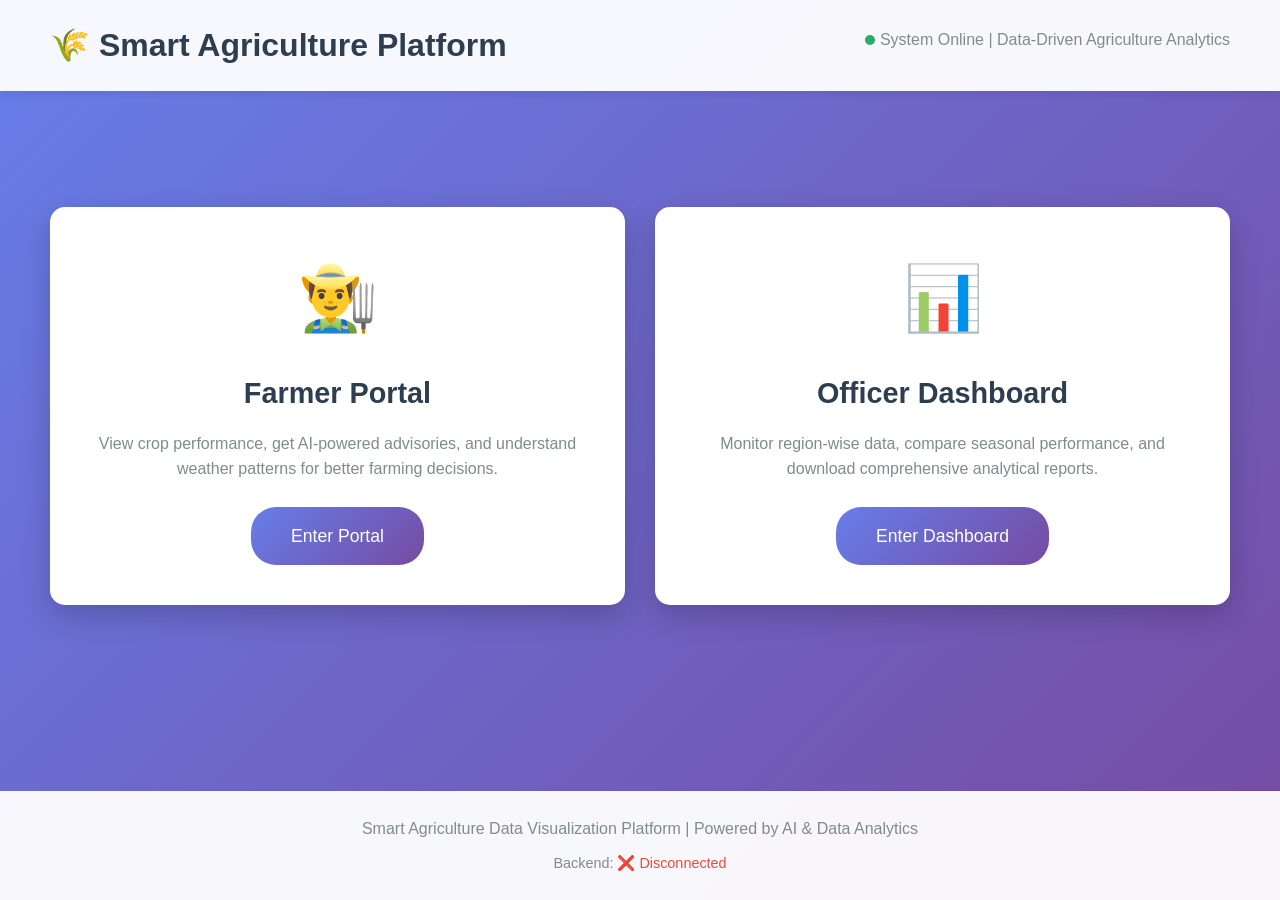
<file: frontend/index.html>
<!DOCTYPE html>
<html lang="en">
<head>
    <meta charset="UTF-8">
    <meta name="viewport" content="width=device-width, initial-scale=1.0">
    <title>Smart Agriculture Platform</title>
<link rel="stylesheet" href="style.css">
<script src="app.js"></script>
    <style>
        * {
            margin: 0;
            padding: 0;
            box-sizing: border-box;
        }

        body {
            font-family: 'Segoe UI', Tahoma, Geneva, Verdana, sans-serif;
            background: linear-gradient(135deg, #667eea 0%, #764ba2 100%);
            min-height: 100vh;
            display: flex;
            flex-direction: column;
        }

        .header {
            background: rgba(255, 255, 255, 0.95);
            padding: 20px 50px;
            box-shadow: 0 2px 10px rgba(0,0,0,0.1);
        }

        .header h1 {
            color: #2c3e50;
            font-size: 2em;
        }

        .header p {
            color: #7f8c8d;
            margin-top: 5px;
        }

        .container {
            flex: 1;
            display: flex;
            justify-content: center;
            align-items: center;
            padding: 50px;
        }

        .cards {
            display: grid;
            grid-template-columns: repeat(auto-fit, minmax(300px, 1fr));
            gap: 30px;
            max-width: 1200px;
            width: 100%;
        }

        .card {
            background: white;
            border-radius: 15px;
            padding: 40px;
            box-shadow: 0 10px 30px rgba(0,0,0,0.2);
            transition: transform 0.3s, box-shadow 0.3s;
            cursor: pointer;
            text-align: center;
        }

        .card:hover {
            transform: translateY(-10px);
            box-shadow: 0 15px 40px rgba(0,0,0,0.3);
        }

        .card-icon {
            font-size: 4em;
            margin-bottom: 20px;
        }

        .card h2 {
            color: #2c3e50;
            margin-bottom: 15px;
            font-size: 1.8em;
        }

        .card p {
            color: #7f8c8d;
            margin-bottom: 25px;
            line-height: 1.6;
        }

        .btn {
            background: linear-gradient(135deg, #667eea 0%, #764ba2 100%);
            color: white;
            border: none;
            padding: 15px 40px;
            border-radius: 25px;
            font-size: 1.1em;
            cursor: pointer;
            transition: transform 0.2s;
            text-decoration: none;
            display: inline-block;
        }

        .btn:hover {
            transform: scale(1.05);
        }

        .footer {
            background: rgba(255, 255, 255, 0.95);
            padding: 20px;
            text-align: center;
            color: #7f8c8d;
        }

        .status-indicator {
            display: inline-block;
            width: 10px;
            height: 10px;
            border-radius: 50%;
            background: #27ae60;
            margin-right: 5px;
            animation: pulse 2s infinite;
        }

        @keyframes pulse {
            0%, 100% { opacity: 1; }
            50% { opacity: 0.5; }
        }
    </style>
</head>
<body>
    <div class="header">
        <h1>🌾 Smart Agriculture Platform</h1>
        <p><span class="status-indicator"></span>System Online | Data-Driven Agriculture Analytics</p>
    </div>

    <div class="container">
        <div class="cards">
            <div class="card" onclick="window.location.href='farmer.html'">
                <div class="card-icon">👨‍🌾</div>
                <h2>Farmer Portal</h2>
                <p>View crop performance, get AI-powered advisories, and understand weather patterns for better farming decisions.</p>
                <a href="farmer.html" class="btn">Enter Portal</a>
            </div>

            <div class="card" onclick="window.location.href='officer.html'">
                <div class="card-icon">📊</div>
                <h2>Officer Dashboard</h2>
                <p>Monitor region-wise data, compare seasonal performance, and download comprehensive analytical reports.</p>
                <a href="officer.html" class="btn">Enter Dashboard</a>
            </div>
        </div>
    </div>

    <div class="footer">
        <p>Smart Agriculture Data Visualization Platform | Powered by AI & Data Analytics</p>
        <p style="margin-top: 10px; font-size: 0.9em;">Backend: <span id="backend-status">Checking...</span></p>
    </div>

    <script>
        // Check backend status
        async function checkBackend() {
            try {
                const response = await fetch('http://localhost:8007/');
                const data = await response.json();
                document.getElementById('backend-status').textContent = '✅ Connected (Port 8007)';
                document.getElementById('backend-status').style.color = '#27ae60';
            } catch (error) {
                document.getElementById('backend-status').textContent = '❌ Disconnected';
                document.getElementById('backend-status').style.color = '#e74c3c';
            }
        }

        checkBackend();
    </script>
</body>
</html>
</file>
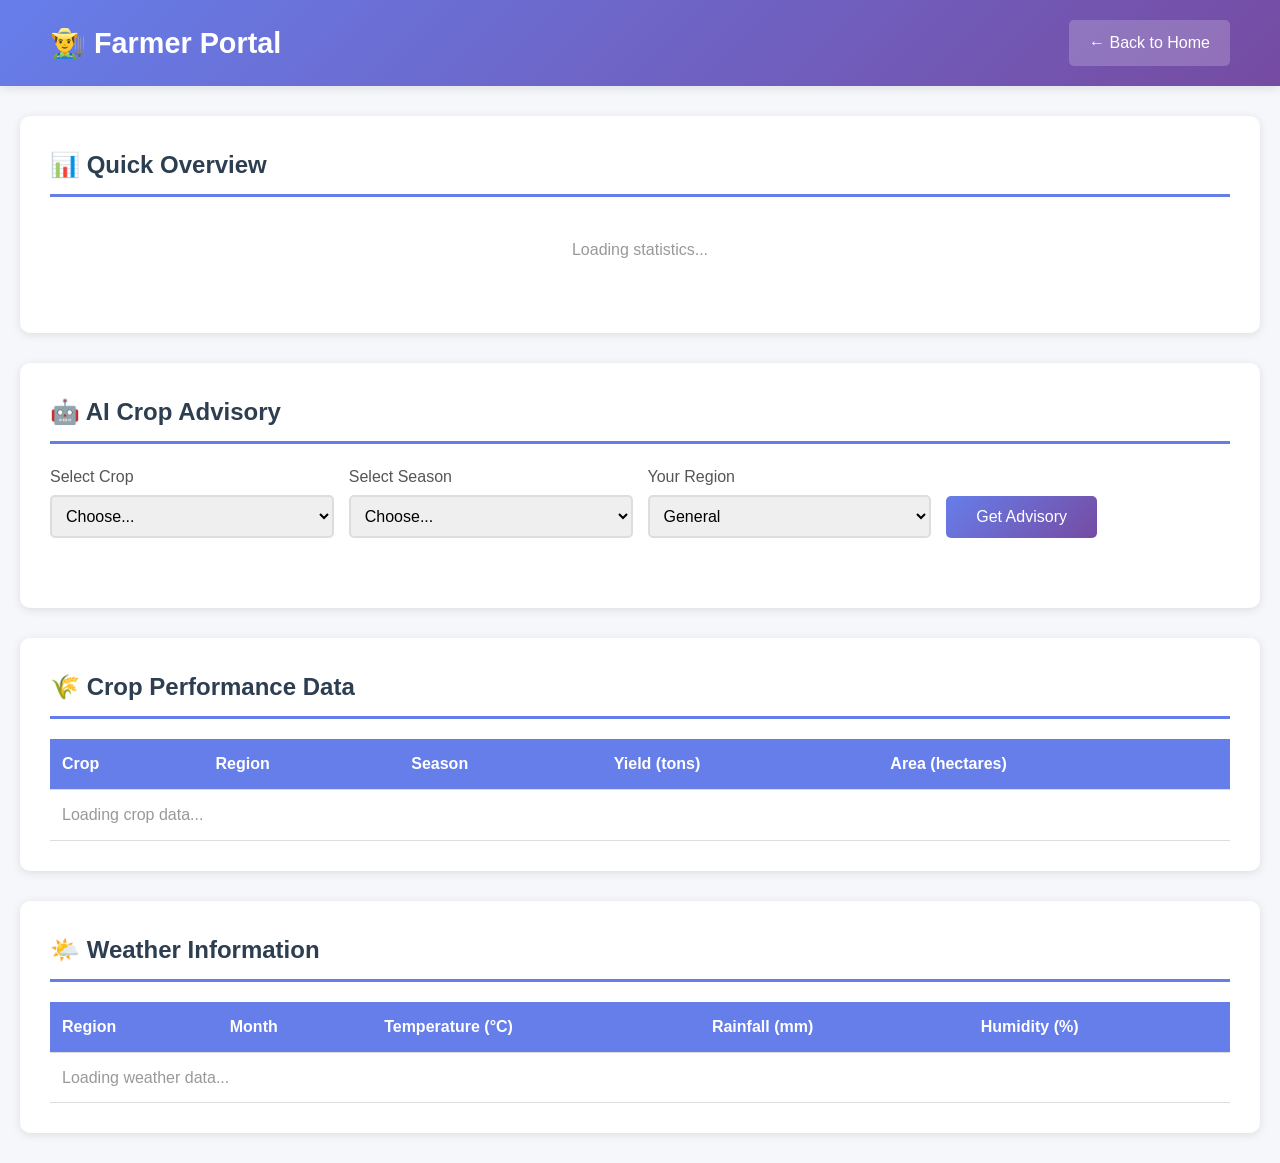
<file: frontend/farmer.html>
<!DOCTYPE html>
<html lang="en">
<head>
    <meta charset="UTF-8">
    <meta name="viewport" content="width=device-width, initial-scale=1.0">
    <title>Farmer Portal - Smart Agriculture</title>
<link rel="stylesheet" href="style.css">
<script src="app.js"></script>
    <style>
        * {
            margin: 0;
            padding: 0;
            box-sizing: border-box;
        }

        body {
            font-family: 'Segoe UI', Tahoma, Geneva, Verdana, sans-serif;
            background: #f5f7fa;
        }

        .header {
            background: linear-gradient(135deg, #667eea 0%, #764ba2 100%);
            color: white;
            padding: 20px 50px;
            box-shadow: 0 2px 10px rgba(0,0,0,0.1);
            display: flex;
            justify-content: space-between;
            align-items: center;
        }

        .header h1 {
            font-size: 1.8em;
        }

        .back-btn {
            background: rgba(255,255,255,0.2);
            color: white;
            border: none;
            padding: 10px 20px;
            border-radius: 5px;
            cursor: pointer;
            text-decoration: none;
        }

        .back-btn:hover {
            background: rgba(255,255,255,0.3);
        }

        .container {
            max-width: 1400px;
            margin: 30px auto;
            padding: 0 20px;
        }

        .section {
            background: white;
            border-radius: 10px;
            padding: 30px;
            margin-bottom: 30px;
            box-shadow: 0 2px 10px rgba(0,0,0,0.1);
        }

        .section-title {
            color: #2c3e50;
            font-size: 1.5em;
            margin-bottom: 20px;
            border-bottom: 3px solid #667eea;
            padding-bottom: 10px;
        }

        .advisory-form {
            display: grid;
            grid-template-columns: repeat(auto-fit, minmax(200px, 1fr));
            gap: 15px;
            margin-bottom: 20px;
        }

        .form-group label {
            display: block;
            color: #555;
            margin-bottom: 5px;
            font-weight: 500;
        }

        .form-group select,
        .form-group input {
            width: 100%;
            padding: 10px;
            border: 2px solid #ddd;
            border-radius: 5px;
            font-size: 1em;
        }

        .submit-btn {
            background: linear-gradient(135deg, #667eea 0%, #764ba2 100%);
            color: white;
            border: none;
            padding: 12px 30px;
            border-radius: 5px;
            cursor: pointer;
            font-size: 1em;
            transition: transform 0.2s;
        }

        .submit-btn:hover {
            transform: scale(1.05);
        }

        .advisory-result {
            background: #f8f9fa;
            border-left: 4px solid #667eea;
            padding: 20px;
            border-radius: 5px;
            margin-top: 20px;
            display: none;
        }

        .advisory-result h3 {
            color: #2c3e50;
            margin-bottom: 15px;
        }

        .advisory-result p {
            color: #555;
            line-height: 1.8;
            margin-bottom: 10px;
        }

        .advisory-result strong {
            color: #667eea;
        }

        .stats-grid {
            display: grid;
            grid-template-columns: repeat(auto-fit, minmax(200px, 1fr));
            gap: 20px;
            margin-bottom: 20px;
        }

        .stat-card {
            background: linear-gradient(135deg, #667eea 0%, #764ba2 100%);
            color: white;
            padding: 20px;
            border-radius: 10px;
            text-align: center;
        }

        .stat-card h3 {
            font-size: 2em;
            margin-bottom: 5px;
        }

        .stat-card p {
            opacity: 0.9;
        }

        .chart-container {
            width: 100%;
            height: 300px;
            background: #f8f9fa;
            border-radius: 5px;
            display: flex;
            align-items: center;
            justify-content: center;
            margin-top: 15px;
        }

        .loading {
            color: #999;
            text-align: center;
            padding: 20px;
        }

        .data-table {
            width: 100%;
            border-collapse: collapse;
            margin-top: 15px;
        }

        .data-table th,
        .data-table td {
            padding: 12px;
            text-align: left;
            border-bottom: 1px solid #ddd;
        }

        .data-table th {
            background: #667eea;
            color: white;
        }

        .data-table tr:hover {
            background: #f8f9fa;
        }
    </style>
</head>
<body>
    <div class="header">
        <h1>👨‍🌾 Farmer Portal</h1>
        <a href="index.html" class="back-btn">← Back to Home</a>
    </div>

    <div class="container">
        <!-- Dashboard Stats -->
        <div class="section">
            <h2 class="section-title">📊 Quick Overview</h2>
            <div class="stats-grid" id="stats-grid">
                <div class="loading">Loading statistics...</div>
            </div>
        </div>

        <!-- AI Advisory -->
        <div class="section">
            <h2 class="section-title">🤖 AI Crop Advisory</h2>
            <form class="advisory-form" id="advisory-form">
                <div class="form-group">
                    <label for="crop">Select Crop</label>
                    <select id="crop" required>
                        <option value="">Choose...</option>
                        <option value="Rice">Rice</option>
                        <option value="Wheat">Wheat</option>
                        <option value="Cotton">Cotton</option>
                        <option value="Maize">Maize</option>
                    </select>
                </div>
                <div class="form-group">
                    <label for="season">Select Season</label>
                    <select id="season" required>
                        <option value="">Choose...</option>
                        <option value="Kharif">Kharif (Monsoon)</option>
                        <option value="Rabi">Rabi (Winter)</option>
                    </select>
                </div>
                <div class="form-group">
                    <label for="region">Your Region</label>
                    <select id="region">
                        <option value="General">General</option>
                        <option value="North">North</option>
                        <option value="South">South</option>
                        <option value="East">East</option>
                        <option value="West">West</option>
                    </select>
                </div>
                <div class="form-group" style="display: flex; align-items: flex-end;">
                    <button type="submit" class="submit-btn">Get Advisory</button>
                </div>
            </form>

            <div class="advisory-result" id="advisory-result">
                <!-- Advisory will be displayed here -->
            </div>
        </div>

        <!-- Crop Performance -->
        <div class="section">
            <h2 class="section-title">🌾 Crop Performance Data</h2>
            <table class="data-table" id="crop-table">
                <thead>
                    <tr>
                        <th>Crop</th>
                        <th>Region</th>
                        <th>Season</th>
                        <th>Yield (tons)</th>
                        <th>Area (hectares)</th>
                    </tr>
                </thead>
                <tbody>
                    <tr><td colspan="5" class="loading">Loading crop data...</td></tr>
                </tbody>
            </table>
        </div>

        <!-- Weather Data -->
        <div class="section">
            <h2 class="section-title">🌤️ Weather Information</h2>
            <table class="data-table" id="weather-table">
                <thead>
                    <tr>
                        <th>Region</th>
                        <th>Month</th>
                        <th>Temperature (°C)</th>
                        <th>Rainfall (mm)</th>
                        <th>Humidity (%)</th>
                    </tr>
                </thead>
                <tbody>
                    <tr><td colspan="5" class="loading">Loading weather data...</td></tr>
                </tbody>
            </table>
        </div>
    </div>

    <script>
        const API_BASE = 'http://localhost:8007/api';

        // Load dashboard data
        async function loadDashboard() {
            try {
                const response = await fetch(`${API_BASE}/dashboard/summary`);
                const data = await response.json();
                
                // Display stats
                displayStats(data);
                
                // Display crop data
                displayCropData(data.crops_data);
                
                // Display weather data
                displayWeatherData(data.weather_data);
                
            } catch (error) {
                console.error('Error loading dashboard:', error);
                alert('Failed to load dashboard. Make sure backend is running on port 8007');
            }
        }

        function displayStats(data) {
            const statsGrid = document.getElementById('stats-grid');
            statsGrid.innerHTML = `
                <div class="stat-card">
                    <h3>${data.total_crops}</h3>
                    <p>Crop Types</p>
                </div>
                <div class="stat-card">
                    <h3>${data.total_regions}</h3>
                    <p>Regions</p>
                </div>
                <div class="stat-card">
                    <h3>${data.average_yield}</h3>
                    <p>Avg Yield (tons)</p>
                </div>
            `;
        }

        function displayCropData(crops) {
            const tbody = document.querySelector('#crop-table tbody');
            tbody.innerHTML = crops.map(crop => `
                <tr>
                    <td>${crop.crop}</td>
                    <td>${crop.region}</td>
                    <td>${crop.season}</td>
                    <td>${crop.yield_tons}</td>
                    <td>${crop.area_hectares}</td>
                </tr>
            `).join('');
        }

        function displayWeatherData(weather) {
            const tbody = document.querySelector('#weather-table tbody');
            tbody.innerHTML = weather.map(w => `
                <tr>
                    <td>${w.region}</td>
                    <td>${w.month}</td>
                    <td>${w.temp_c}</td>
                    <td>${w.rainfall_mm}</td>
                    <td>${w.humidity}</td>
                </tr>
            `).join('');
        }

        // Handle advisory form submission
        document.getElementById('advisory-form').addEventListener('submit', async (e) => {
            e.preventDefault();
            
            const crop = document.getElementById('crop').value;
            const season = document.getElementById('season').value;
            const region = document.getElementById('region').value;
            
            try {
                const response = await fetch(`${API_BASE}/ai/advisory`, {
                    method: 'POST',
                    headers: {
                        'Content-Type': 'application/json'
                    },
                    body: JSON.stringify({ crop, season, region })
                });
                
                const data = await response.json();
                displayAdvisory(data);
                
            } catch (error) {
                console.error('Error getting advisory:', error);
                alert('Failed to get advisory. Please try again.');
            }
        });

        function displayAdvisory(data) {
            const resultDiv = document.getElementById('advisory-result');
            const advisory = data.advisory;
            
            resultDiv.innerHTML = `
                <h3>🌾 Advisory for ${data.crop} - ${data.season} Season</h3>
                <p><strong>📈 Trend Analysis:</strong> ${advisory.trend}</p>
                <p><strong>💡 Advisory:</strong> ${advisory.advisory}</p>
                <p><strong>⚠️ Risks:</strong> ${advisory.risks}</p>
                <p><strong>✅ Recommendations:</strong> ${advisory.recommendations}</p>
            `;
            
            resultDiv.style.display = 'block';
        }

        // Load data on page load
        loadDashboard();
    </script>
</body>
</html>
</file>
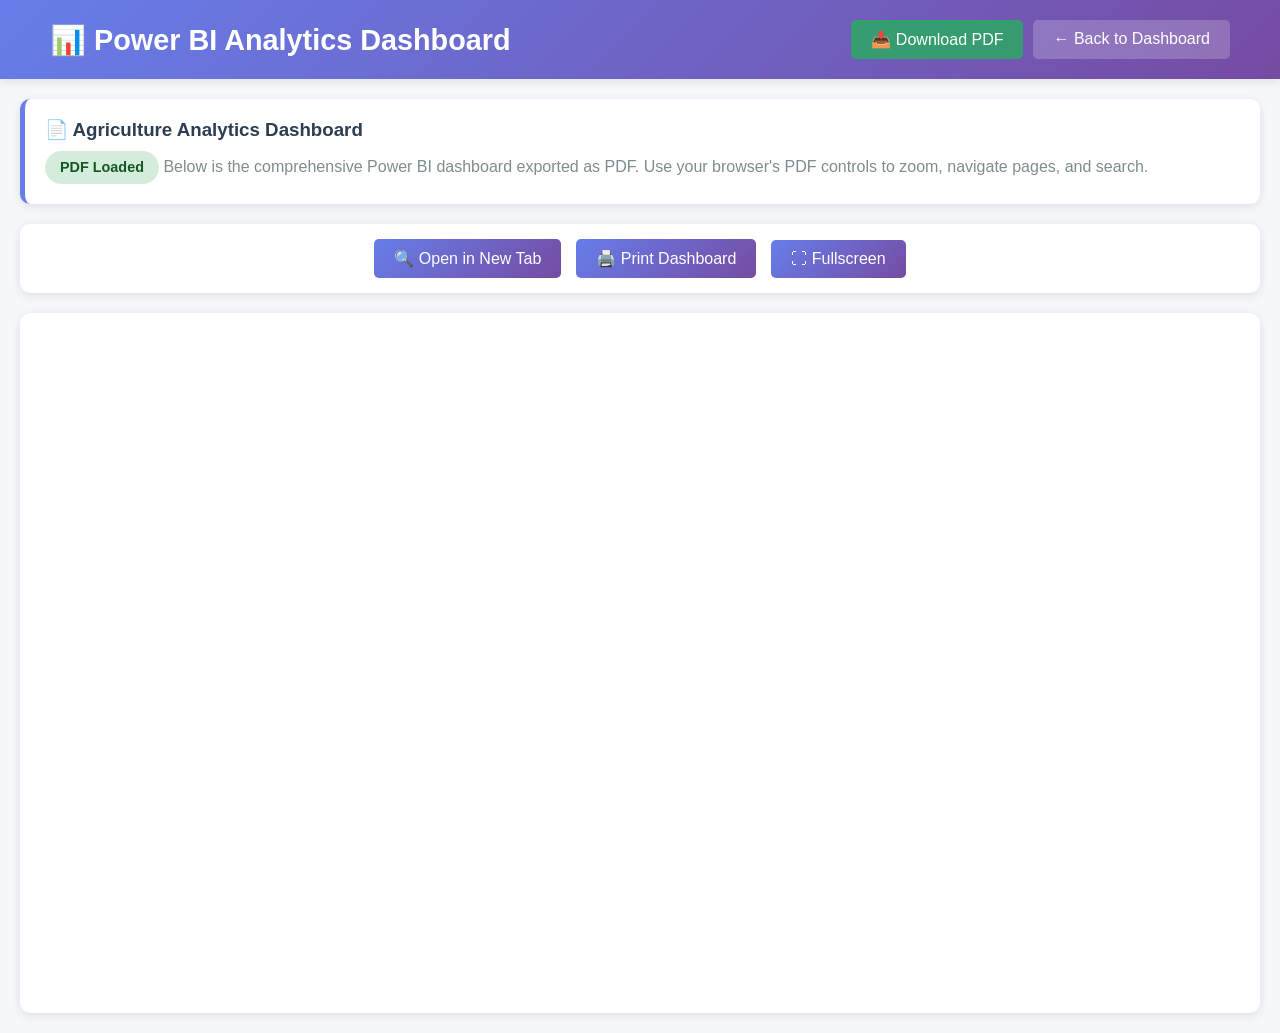
<file: frontend/powerbi.html>
<!DOCTYPE html>
<html lang="en">
<head>
    <meta charset="UTF-8">
    <meta name="viewport" content="width=device-width, initial-scale=1.0">
    <title>Power BI Dashboard - Smart Agriculture</title>
    <style>
        * {
            margin: 0;
            padding: 0;
            box-sizing: border-box;
        }

        body {
            font-family: 'Segoe UI', Tahoma, Geneva, Verdana, sans-serif;
            background: #f5f7fa;
            overflow-x: hidden;
        }

        .header {
            background: linear-gradient(135deg, #667eea 0%, #764ba2 100%);
            color: white;
            padding: 20px 50px;
            box-shadow: 0 2px 10px rgba(0,0,0,0.1);
            display: flex;
            justify-content: space-between;
            align-items: center;
            position: sticky;
            top: 0;
            z-index: 1000;
        }

        .header h1 {
            font-size: 1.8em;
        }

        .header-buttons {
            display: flex;
            gap: 10px;
        }

        .back-btn, .download-btn {
            background: rgba(255,255,255,0.2);
            color: white;
            border: none;
            padding: 10px 20px;
            border-radius: 5px;
            cursor: pointer;
            text-decoration: none;
            transition: all 0.3s;
            font-size: 1em;
        }

        .back-btn:hover, .download-btn:hover {
            background: rgba(255,255,255,0.3);
            transform: translateY(-2px);
        }

        .download-btn {
            background: rgba(39, 174, 96, 0.8);
        }

        .download-btn:hover {
            background: rgba(39, 174, 96, 1);
        }

        .container {
            max-width: 100%;
            margin: 0 auto;
            padding: 20px;
        }

        .info-box {
            background: white;
            border-radius: 10px;
            padding: 20px;
            margin-bottom: 20px;
            box-shadow: 0 2px 10px rgba(0,0,0,0.1);
            border-left: 5px solid #667eea;
        }

        .info-box h3 {
            color: #2c3e50;
            margin-bottom: 10px;
            display: flex;
            align-items: center;
            gap: 10px;
        }

        .info-box p {
            color: #7f8c8d;
            line-height: 1.6;
        }

        .pdf-container {
            background: white;
            border-radius: 10px;
            padding: 10px;
            box-shadow: 0 2px 10px rgba(0,0,0,0.1);
            height: calc(100vh - 200px);
            min-height: 600px;
            position: relative;
        }

        .pdf-viewer {
            width: 100%;
            height: 100%;
            border: none;
            border-radius: 5px;
        }

        .controls {
            background: white;
            border-radius: 10px;
            padding: 15px;
            margin-bottom: 20px;
            box-shadow: 0 2px 10px rgba(0,0,0,0.1);
            display: flex;
            justify-content: center;
            align-items: center;
            gap: 15px;
            flex-wrap: wrap;
        }

        .control-btn {
            background: linear-gradient(135deg, #667eea 0%, #764ba2 100%);
            color: white;
            border: none;
            padding: 10px 20px;
            border-radius: 5px;
            cursor: pointer;
            font-size: 1em;
            transition: all 0.3s;
        }

        .control-btn:hover {
            transform: translateY(-2px);
            box-shadow: 0 4px 12px rgba(102, 126, 234, 0.4);
        }

        .control-btn:disabled {
            opacity: 0.5;
            cursor: not-allowed;
        }

        .status {
            display: inline-block;
            padding: 5px 15px;
            border-radius: 20px;
            font-size: 0.9em;
            font-weight: 600;
        }

        .status.success {
            background: #d4edda;
            color: #155724;
        }

        .status.error {
            background: #f8d7da;
            color: #721c24;
        }

        .loading {
            text-align: center;
            padding: 40px;
            color: #7f8c8d;
        }

        .spinner {
            border: 4px solid #f3f3f3;
            border-top: 4px solid #667eea;
            border-radius: 50%;
            width: 40px;
            height: 40px;
            animation: spin 1s linear infinite;
            margin: 0 auto 20px;
        }

        @keyframes spin {
            0% { transform: rotate(0deg); }
            100% { transform: rotate(360deg); }
        }

        .error-message {
            background: #f8d7da;
            border: 1px solid #f5c6cb;
            color: #721c24;
            padding: 20px;
            border-radius: 5px;
            margin: 20px 0;
        }

        .error-message h3 {
            margin-bottom: 10px;
        }

        .fallback-options {
            background: #fff3cd;
            border: 1px solid #ffeeba;
            color: #856404;
            padding: 20px;
            border-radius: 5px;
            margin: 20px 0;
        }

        .fallback-options h3 {
            margin-bottom: 15px;
        }

        .fallback-options ul {
            margin-left: 20px;
            line-height: 1.8;
        }

        @media (max-width: 768px) {
            .header {
                flex-direction: column;
                text-align: center;
                padding: 15px;
            }

            .header-buttons {
                margin-top: 15px;
                width: 100%;
                justify-content: center;
            }

            .pdf-container {
                height: 500px;
            }
        }
    </style>
</head>
<body>
    <div class="header">
        <h1>📊 Power BI Analytics Dashboard</h1>
        <div class="header-buttons">
            <a href="#" class="download-btn" id="downloadBtn" onclick="downloadPDF()">📥 Download PDF</a>
            <a href="officer.html" class="back-btn">← Back to Dashboard</a>
        </div>
    </div>

    <div class="container">
        <div class="info-box">
            <h3>📄 Agriculture Analytics Dashboard</h3>
            <p>
                <span class="status success" id="pdfStatus">PDF Loaded</span>
                Below is the comprehensive Power BI dashboard exported as PDF. 
                Use your browser's PDF controls to zoom, navigate pages, and search.
            </p>
        </div>

        <div class="controls">
            <button class="control-btn" onclick="openInNewTab()">🔍 Open in New Tab</button>
            <button class="control-btn" onclick="printPDF()">🖨️ Print Dashboard</button>
            <button class="control-btn" onclick="toggleFullscreen()">⛶ Fullscreen</button>
        </div>

        <div class="pdf-container" id="pdfContainer">
            <!-- PDF will be loaded here -->
            <div class="loading">
                <div class="spinner"></div>
                <p>Loading Power BI Dashboard...</p>
            </div>
        </div>
    </div>

    <script>
        // Configuration - CHANGE THIS PATH TO YOUR PDF FILE
        // Try these paths one by one
            // Configuration - CHANGE THIS PATH TO YOUR PDF FILE
            // Use a web-relative path (served by your static server). Example: '/powerbi/Agriculture_Dashboard.pdf'
            // Do NOT use a local filesystem path (C:\\...) — browsers can't load that from a served page.
            const PDF_PATH = 'Agriculture_Dashboard.pdf';
        
        // Alternative paths to try
        const ALTERNATIVE_PATHS = [
              '/frontend/Agriculture_Dashboard.pdf',
              '/frontend/Agriculture_Dashboard.pdf',
              'frontend/Agriculture_Dashboard.pdf',
              '../Agriculture_Dashboard.pdf',
              'Agriculture_Dashboard.pdf'
        ];

        // Load PDF on page load
        window.addEventListener('DOMContentLoaded', function() {
            loadPDF();
        });

        async function loadPDF() {
            const container = document.getElementById('pdfContainer');
            const statusElement = document.getElementById('pdfStatus');
            
            // Try to load PDF
            try {
                // Create iframe for PDF
                const iframe = document.createElement('iframe');
                iframe.className = 'pdf-viewer';
                iframe.src = PDF_PATH;
                
                // Add load event listener
                iframe.onload = function() {
                    console.log('PDF loaded successfully');
                    statusElement.textContent = 'PDF Loaded Successfully';
                    statusElement.className = 'status success';
                };
                
                // Add error event listener
                iframe.onerror = function() {
                    console.error('Failed to load PDF');
                    showError();
                };
                
                // Clear loading and add iframe
                container.innerHTML = '';
                container.appendChild(iframe);
                
                // Check if PDF exists after a short delay
                setTimeout(checkPDFLoaded, 2000);
                
            } catch (error) {
                console.error('Error loading PDF:', error);
                showError();
            }
        }

        function checkPDFLoaded() {
            const iframe = document.querySelector('.pdf-viewer');
            if (iframe && !iframe.contentDocument) {
                // PDF might not have loaded
                console.warn('PDF may not have loaded correctly');
            }
        }

        function showError() {
            const container = document.getElementById('pdfContainer');
            const statusElement = document.getElementById('pdfStatus');
            
            statusElement.textContent = 'PDF Not Found';
            statusElement.className = 'status error';
            
            container.innerHTML = `
                <div class="error-message">
                    <h3>⚠️ PDF Dashboard Not Found</h3>
                    <p>The Power BI dashboard PDF could not be loaded from: <code>${PDF_PATH}</code></p>
                </div>
                
                <div class="fallback-options">
                    <h3>📋 How to Fix This:</h3>
                    <ul>
                        <li><strong>Step 1:</strong> Export your Power BI dashboard as PDF:
                            <ul>
                                <li>Open Power BI Desktop</li>
                                <li>Click File → Export → Export to PDF</li>
                                <li>Save as: <code>Agriculture_Dashboard.pdf</code></li>
                            </ul>
                        </li>
                        <li><strong>Step 2:</strong> Place the PDF file in the correct location:
                            <ul>
                                <li>Path: <code>smart-agriculture-platform/powerbi/Agriculture_Dashboard.pdf</code></li>
                            </ul>
                        </li>
                        <li><strong>Step 3:</strong> Refresh this page (Press F5)</li>
                    </ul>
                    
                    <h3 style="margin-top: 20px;">🔄 Alternative Options:</h3>
                    <ul>
                        <li>Present directly from Power BI Desktop during demo</li>
                        <li>Use screenshots of your dashboard instead</li>
                        <li>Click the download button to manually open the PDF</li>
                    </ul>
                </div>
                
                <div style="text-align: center; margin-top: 20px;">
                    <button class="control-btn" onclick="location.reload()">🔄 Retry Loading PDF</button>
                    <button class="control-btn" onclick="tryAlternativePaths()">🔍 Try Alternative Paths</button>
                </div>
            `;
        }

        async function tryAlternativePaths() {
            console.log('Trying alternative PDF paths...');
            const container = document.getElementById('pdfContainer');
            
            for (let i = 0; i < ALTERNATIVE_PATHS.length; i++) {
                const path = ALTERNATIVE_PATHS[i];
                console.log(`Trying: ${path}`);
                
                const iframe = document.createElement('iframe');
                iframe.className = 'pdf-viewer';
                iframe.src = path;
                
                container.innerHTML = `<div class="loading"><div class="spinner"></div><p>Trying path ${i+1}/${ALTERNATIVE_PATHS.length}: ${path}</p></div>`;
                
                // Wait a bit to see if it loads
                await new Promise(resolve => setTimeout(resolve, 1000));
                
                // If we find a working path, use it
                container.innerHTML = '';
                container.appendChild(iframe);
                
                // Check if it loaded
                iframe.onload = function() {
                    console.log('PDF loaded from:', path);
                    document.getElementById('pdfStatus').textContent = 'PDF Loaded';
                    document.getElementById('pdfStatus').className = 'status success';
                };
            }
        }

        function downloadPDF() {
            // Try to download the PDF
            const link = document.createElement('a');
            link.href = PDF_PATH;
            link.download = 'Agriculture_Dashboard.pdf';
            link.target = '_blank';
            document.body.appendChild(link);
            link.click();
            document.body.removeChild(link);
        }

        function openInNewTab() {
            window.open(PDF_PATH, '_blank');
        }

        function printPDF() {
            const iframe = document.querySelector('.pdf-viewer');
            if (iframe && iframe.contentWindow) {
                iframe.contentWindow.print();
            } else {
                alert('Please wait for PDF to load before printing');
            }
        }

        function toggleFullscreen() {
            const container = document.getElementById('pdfContainer');
            if (!document.fullscreenElement) {
                container.requestFullscreen().catch(err => {
                    alert('Fullscreen not supported or denied');
                });
            } else {
                document.exitFullscreen();
            }
        }

        // Keyboard shortcuts
        document.addEventListener('keydown', function(e) {
            // F11 for fullscreen
            if (e.key === 'F11') {
                e.preventDefault();
                toggleFullscreen();
            }
            // Ctrl+P for print
            if (e.ctrlKey && e.key === 'p') {
                e.preventDefault();
                printPDF();
            }
        });
    </script>
</body>
</html>
</file>
<file: frontend/style.css>
/* Global Styles for Smart Agriculture Platform */

* {
    margin: 0;
    padding: 0;
    box-sizing: border-box;
}

:root {
    --primary-color: #667eea;
    --secondary-color: #764ba2;
    --success-color: #27ae60;
    --danger-color: #e74c3c;
    --warning-color: #f39c12;
    --info-color: #3498db;
    --dark-color: #2c3e50;
    --light-color: #ecf0f1;
    --gray-color: #7f8c8d;
    --white-color: #ffffff;
    --shadow-sm: 0 2px 5px rgba(0, 0, 0, 0.1);
    --shadow-md: 0 4px 10px rgba(0, 0, 0, 0.15);
    --shadow-lg: 0 8px 20px rgba(0, 0, 0, 0.2);
    --border-radius: 8px;
    --transition: all 0.3s ease;
}

body {
    font-family: 'Segoe UI', Tahoma, Geneva, Verdana, sans-serif;
    background: #f5f7fa;
    color: var(--dark-color);
    line-height: 1.6;
}

/* Typography */
h1, h2, h3, h4, h5, h6 {
    color: var(--dark-color);
    margin-bottom: 1rem;
    font-weight: 600;
}

h1 { font-size: 2.5rem; }
h2 { font-size: 2rem; }
h3 { font-size: 1.75rem; }
h4 { font-size: 1.5rem; }
h5 { font-size: 1.25rem; }
h6 { font-size: 1rem; }

p {
    margin-bottom: 1rem;
    color: var(--gray-color);
}

/* Container */
.container {
    max-width: 1400px;
    margin: 0 auto;
    padding: 0 20px;
}

.container-fluid {
    width: 100%;
    padding: 0 20px;
}

/* Header Styles */
.header {
    background: linear-gradient(135deg, var(--primary-color) 0%, var(--secondary-color) 100%);
    color: var(--white-color);
    padding: 20px 50px;
    box-shadow: var(--shadow-md);
    display: flex;
    justify-content: space-between;
    align-items: center;
    position: sticky;
    top: 0;
    z-index: 1000;
}

.header h1 {
    color: var(--white-color);
    font-size: 1.8em;
    margin: 0;
}

.header-nav {
    display: flex;
    gap: 15px;
    align-items: center;
}

/* Button Styles */
.btn {
    display: inline-block;
    padding: 12px 24px;
    border: none;
    border-radius: var(--border-radius);
    font-size: 1rem;
    cursor: pointer;
    transition: var(--transition);
    text-decoration: none;
    text-align: center;
    font-weight: 500;
}

.btn-primary {
    background: linear-gradient(135deg, var(--primary-color) 0%, var(--secondary-color) 100%);
    color: var(--white-color);
}

.btn-primary:hover {
    transform: translateY(-2px);
    box-shadow: var(--shadow-lg);
}

.btn-success {
    background: var(--success-color);
    color: var(--white-color);
}

.btn-success:hover {
    background: #229954;
}

.btn-danger {
    background: var(--danger-color);
    color: var(--white-color);
}

.btn-danger:hover {
    background: #c0392b;
}

.btn-outline {
    background: transparent;
    border: 2px solid var(--primary-color);
    color: var(--primary-color);
}

.btn-outline:hover {
    background: var(--primary-color);
    color: var(--white-color);
}

.back-btn {
    background: rgba(255, 255, 255, 0.2);
    color: var(--white-color);
    padding: 10px 20px;
    border-radius: var(--border-radius);
    text-decoration: none;
    transition: var(--transition);
}

.back-btn:hover {
    background: rgba(255, 255, 255, 0.3);
}

/* Card Styles */
.card {
    background: var(--white-color);
    border-radius: var(--border-radius);
    padding: 30px;
    box-shadow: var(--shadow-sm);
    transition: var(--transition);
    margin-bottom: 20px;
}

.card:hover {
    box-shadow: var(--shadow-md);
    transform: translateY(-5px);
}

.card-header {
    border-bottom: 2px solid var(--light-color);
    padding-bottom: 15px;
    margin-bottom: 20px;
}

.card-title {
    color: var(--dark-color);
    font-size: 1.5rem;
    margin: 0;
}

.card-body {
    padding: 20px 0;
}

.card-footer {
    border-top: 1px solid var(--light-color);
    padding-top: 15px;
    margin-top: 20px;
}

/* Grid System */
.row {
    display: flex;
    flex-wrap: wrap;
    margin: 0 -15px;
}

.col {
    flex: 1;
    padding: 0 15px;
}

.col-2 { flex: 0 0 16.666%; max-width: 16.666%; }
.col-3 { flex: 0 0 25%; max-width: 25%; }
.col-4 { flex: 0 0 33.333%; max-width: 33.333%; }
.col-6 { flex: 0 0 50%; max-width: 50%; }
.col-8 { flex: 0 0 66.666%; max-width: 66.666%; }
.col-12 { flex: 0 0 100%; max-width: 100%; }

/* Form Styles */
.form-group {
    margin-bottom: 20px;
}

.form-group label {
    display: block;
    color: var(--dark-color);
    font-weight: 500;
    margin-bottom: 8px;
}

.form-control {
    width: 100%;
    padding: 12px;
    border: 2px solid var(--light-color);
    border-radius: var(--border-radius);
    font-size: 1rem;
    transition: var(--transition);
}

.form-control:focus {
    outline: none;
    border-color: var(--primary-color);
    box-shadow: 0 0 0 3px rgba(102, 126, 234, 0.1);
}

select.form-control {
    cursor: pointer;
}

/* Table Styles */
.table {
    width: 100%;
    border-collapse: collapse;
    background: var(--white-color);
    border-radius: var(--border-radius);
    overflow: hidden;
    box-shadow: var(--shadow-sm);
}

.table thead {
    background: var(--primary-color);
    color: var(--white-color);
}

.table th,
.table td {
    padding: 15px;
    text-align: left;
    border-bottom: 1px solid var(--light-color);
}

.table th {
    font-weight: 600;
    text-transform: uppercase;
    font-size: 0.9rem;
    letter-spacing: 0.5px;
}

.table tbody tr {
    transition: var(--transition);
}

.table tbody tr:hover {
    background: #f8f9fa;
}

.table tbody tr:last-child td {
    border-bottom: none;
}

/* Badge Styles */
.badge {
    display: inline-block;
    padding: 5px 12px;
    border-radius: 20px;
    font-size: 0.85rem;
    font-weight: 600;
}

.badge-success {
    background: #d4edda;
    color: #155724;
}

.badge-warning {
    background: #fff3cd;
    color: #856404;
}

.badge-danger {
    background: #f8d7da;
    color: #721c24;
}

.badge-info {
    background: #d1ecf1;
    color: #0c5460;
}

/* Alert Styles */
.alert {
    padding: 15px 20px;
    border-radius: var(--border-radius);
    margin-bottom: 20px;
    border-left: 4px solid;
}

.alert-success {
    background: #d4edda;
    border-color: var(--success-color);
    color: #155724;
}

.alert-warning {
    background: #fff3cd;
    border-color: var(--warning-color);
    color: #856404;
}

.alert-danger {
    background: #f8d7da;
    border-color: var(--danger-color);
    color: #721c24;
}

.alert-info {
    background: #d1ecf1;
    border-color: var(--info-color);
    color: #0c5460;
}

/* Stats Card */
.stats-grid {
    display: grid;
    grid-template-columns: repeat(auto-fit, minmax(200px, 1fr));
    gap: 20px;
    margin-bottom: 30px;
}

.stat-card {
    background: linear-gradient(135deg, var(--primary-color) 0%, var(--secondary-color) 100%);
    color: var(--white-color);
    padding: 25px;
    border-radius: var(--border-radius);
    text-align: center;
    box-shadow: var(--shadow-md);
    transition: var(--transition);
}

.stat-card:hover {
    transform: translateY(-5px);
    box-shadow: var(--shadow-lg);
}

.stat-card h3 {
    font-size: 2.5rem;
    margin-bottom: 10px;
    color: var(--white-color);
}

.stat-card p {
    font-size: 1rem;
    opacity: 0.9;
    margin: 0;
    color: var(--white-color);
}

/* Loading Spinner */
.loading {
    text-align: center;
    padding: 40px;
    color: var(--gray-color);
}

.spinner {
    border: 4px solid var(--light-color);
    border-top: 4px solid var(--primary-color);
    border-radius: 50%;
    width: 40px;
    height: 40px;
    animation: spin 1s linear infinite;
    margin: 0 auto;
}

@keyframes spin {
    0% { transform: rotate(0deg); }
    100% { transform: rotate(360deg); }
}

/* Status Indicator */
.status-indicator {
    display: inline-block;
    width: 10px;
    height: 10px;
    border-radius: 50%;
    margin-right: 8px;
    animation: pulse 2s infinite;
}

.status-online {
    background: var(--success-color);
}

.status-offline {
    background: var(--danger-color);
}

@keyframes pulse {
    0%, 100% { opacity: 1; }
    50% { opacity: 0.5; }
}

/* Section Styles */
.section {
    background: var(--white-color);
    border-radius: var(--border-radius);
    padding: 30px;
    margin-bottom: 30px;
    box-shadow: var(--shadow-sm);
}

.section-title {
    color: var(--dark-color);
    font-size: 1.5rem;
    margin-bottom: 20px;
    border-bottom: 3px solid var(--primary-color);
    padding-bottom: 10px;
    display: flex;
    justify-content: space-between;
    align-items: center;
}

/* Chart Container */
.chart-container {
    width: 100%;
    height: 400px;
    background: var(--white-color);
    border-radius: var(--border-radius);
    padding: 20px;
    box-shadow: var(--shadow-sm);
    margin-bottom: 20px;
}

.chart-title {
    color: var(--dark-color);
    font-size: 1.2rem;
    margin-bottom: 15px;
    font-weight: 600;
}

/* Footer */
.footer {
    background: var(--white-color);
    padding: 30px;
    text-align: center;
    color: var(--gray-color);
    margin-top: 50px;
    box-shadow: var(--shadow-sm);
}

.footer p {
    margin: 5px 0;
}

/* Utility Classes */
.text-center { text-align: center; }
.text-left { text-align: left; }
.text-right { text-align: right; }

.mt-1 { margin-top: 0.5rem; }
.mt-2 { margin-top: 1rem; }
.mt-3 { margin-top: 1.5rem; }
.mt-4 { margin-top: 2rem; }

.mb-1 { margin-bottom: 0.5rem; }
.mb-2 { margin-bottom: 1rem; }
.mb-3 { margin-bottom: 1.5rem; }
.mb-4 { margin-bottom: 2rem; }

.p-1 { padding: 0.5rem; }
.p-2 { padding: 1rem; }
.p-3 { padding: 1.5rem; }
.p-4 { padding: 2rem; }

.hidden { display: none; }
.visible { display: block; }

/* Responsive Design */
@media (max-width: 768px) {
    .header {
        flex-direction: column;
        text-align: center;
        padding: 15px;
    }
    
    .header-nav {
        margin-top: 15px;
        flex-direction: column;
        width: 100%;
    }
    
    .stats-grid {
        grid-template-columns: 1fr;
    }
    
    .col,
    .col-2,
    .col-3,
    .col-4,
    .col-6,
    .col-8,
    .col-12 {
        flex: 0 0 100%;
        max-width: 100%;
    }
    
    .chart-container {
        height: 300px;
    }
    
    .table {
        font-size: 0.85rem;
    }
    
    .table th,
    .table td {
        padding: 10px;
    }
}

@media (max-width: 480px) {
    h1 { font-size: 1.8rem; }
    h2 { font-size: 1.5rem; }
    h3 { font-size: 1.3rem; }
    
    .btn {
        padding: 10px 18px;
        font-size: 0.9rem;
    }
    
    .card {
        padding: 20px;
    }
    
    .section {
        padding: 20px;
    }
}
</file>
